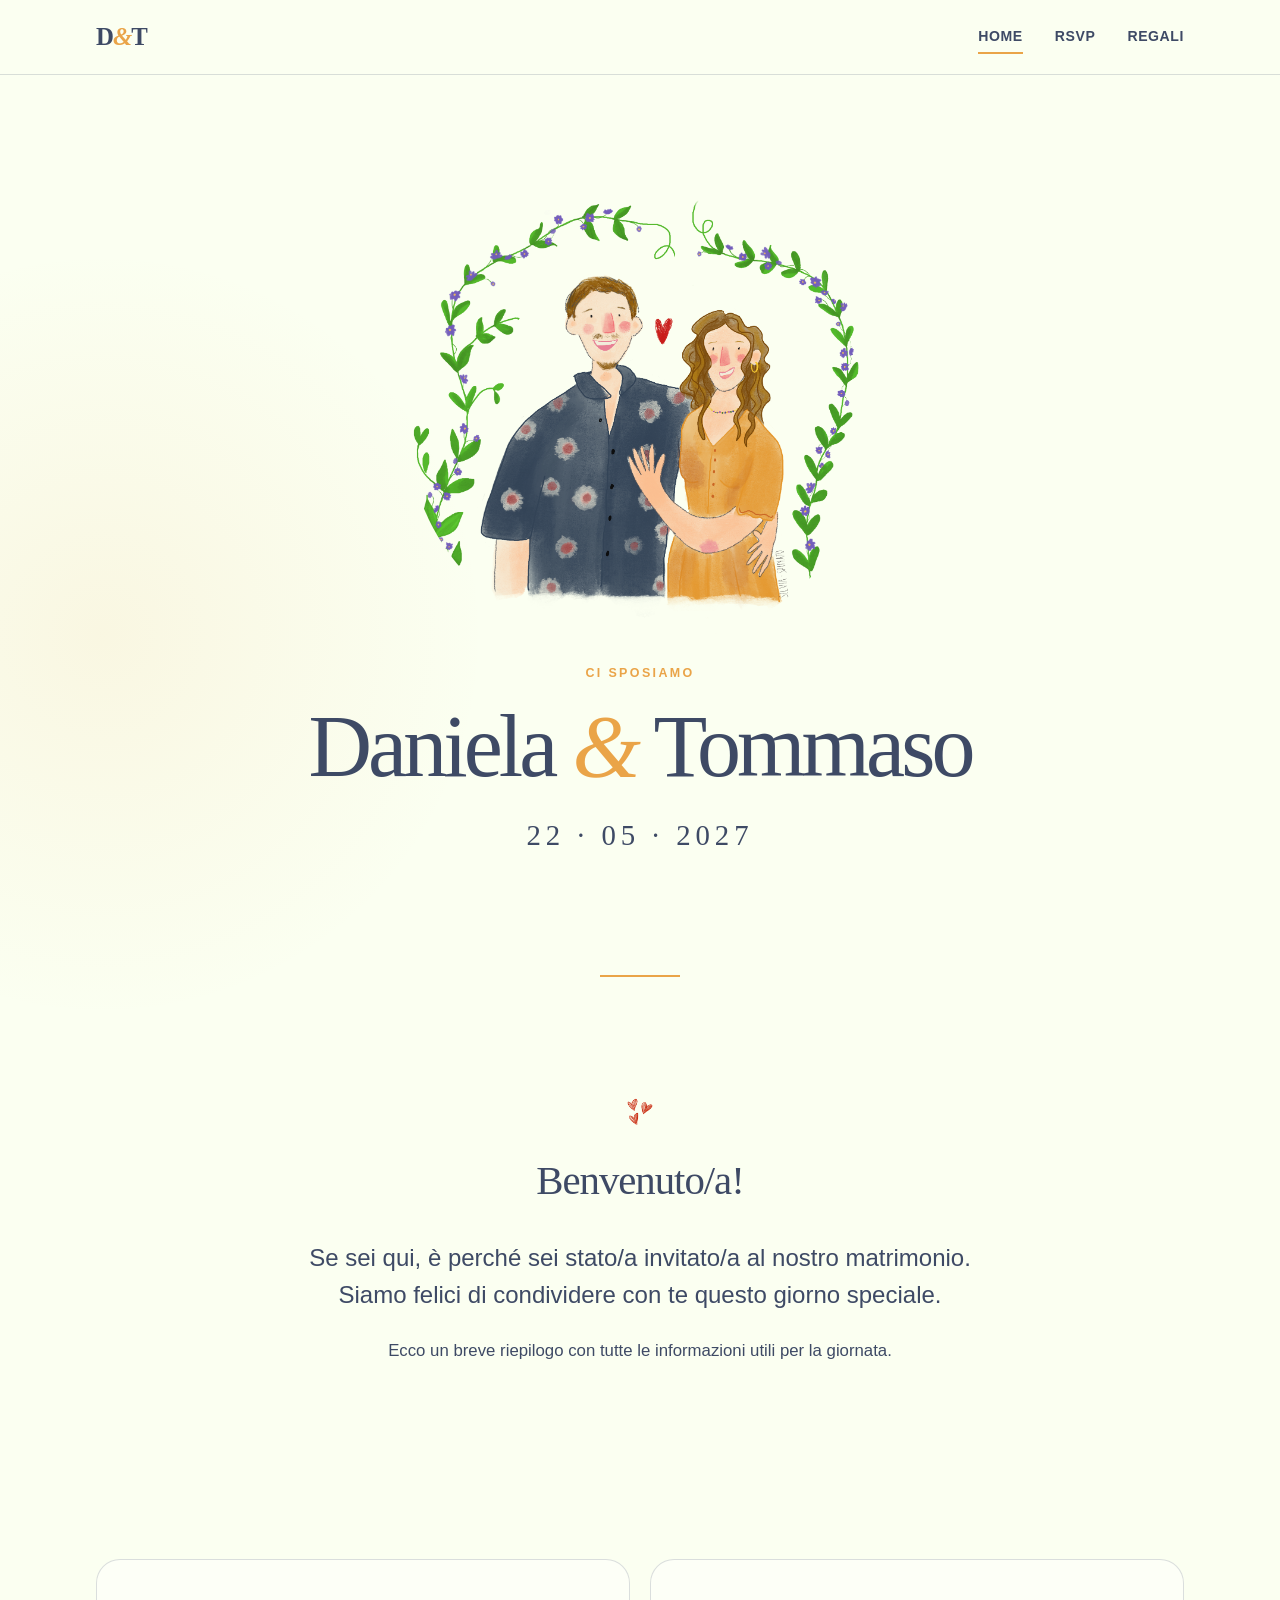
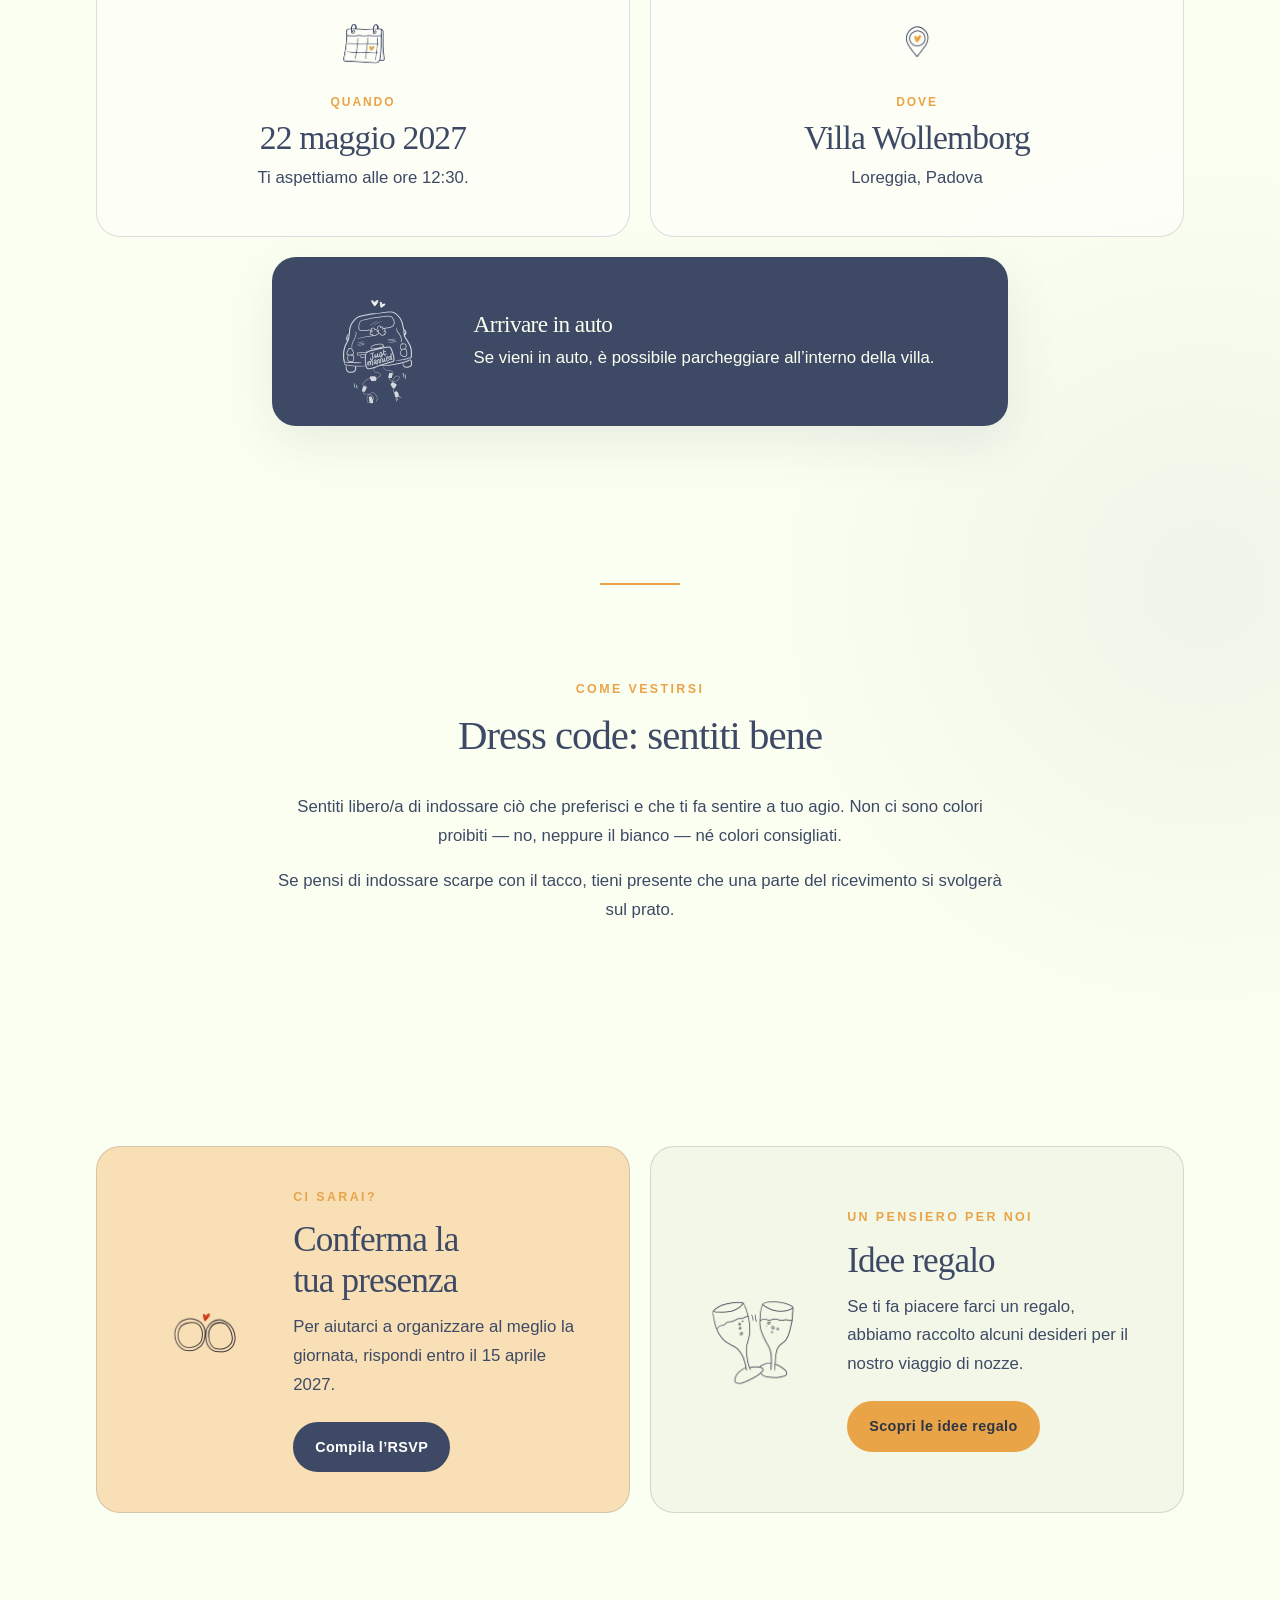
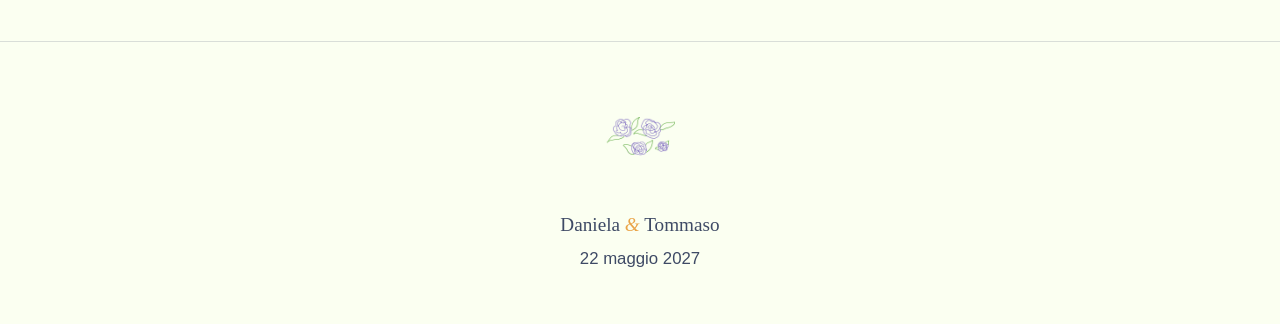
<file: index.html>
<!doctype html>
<html lang="it">
  <head>
    <meta charset="utf-8">
    <meta name="viewport" content="width=device-width, initial-scale=1">
    <meta name="theme-color" content="#fbfff1">
    <meta
      name="description"
      content="Tutte le informazioni sul matrimonio di Daniela e Tommaso, il 22 maggio 2027."
    >
    <title>Daniela &amp; Tommaso — 22 maggio 2027</title>
    <link rel="icon" href="assets/images/hearts.png" type="image/png">
    <link rel="stylesheet" href="assets/css/styles.css">
    <script src="assets/js/main.js" defer></script>
  </head>
  <body>
    <a class="skip-link" href="#contenuto">Vai al contenuto</a>

    <header class="site-header">
      <nav class="site-nav" aria-label="Navigazione principale">
        <a class="monogram" href="index.html" aria-label="Daniela e Tommaso, homepage">D<span>&amp;</span>T</a>
        <div class="nav-links">
          <a href="index.html" aria-current="page">Home</a>
          <a href="rsvp.html">RSVP</a>
          <a href="regali.html">Regali</a>
        </div>
      </nav>
    </header>

    <main id="contenuto">
      <section class="hero page-shell" aria-labelledby="titolo-pagina">
        <div class="hero-art-frame">
          <img
            class="hero-art"
            src="assets/images/hero.png"
            alt="Illustrazione di Daniela e Tommaso circondati da rami verdi e piccoli fiori viola"
            width="1559"
            height="1559"
          >
        </div>
        <p class="eyebrow">Ci sposiamo</p>
        <h1 id="titolo-pagina">Daniela <span>&amp;</span> Tommaso</h1>
        <p class="hero-date">22 · 05 · 2027</p>
      </section>

      <section class="intro-section page-shell narrow-section" aria-labelledby="benvenuto">
        <img class="section-doodle section-doodle--small" src="assets/images/hearts.png" alt="" loading="lazy">
        <h2 id="benvenuto">Benvenuto/a!</h2>
        <p class="lead">
          Se sei qui, è perché sei stato/a invitato/a al nostro matrimonio. Siamo felici di condividere
          con te questo giorno speciale.
        </p>
        <p>Ecco un breve riepilogo con tutte le informazioni utili per la giornata.</p>
      </section>

      <section class="event-section page-shell" aria-label="Informazioni sul matrimonio">
        <div class="event-grid">
          <article class="info-card">
            <img class="info-icon" src="assets/images/calendar-icon.png" alt="" width="1254" height="1254">
            <p class="info-label">Quando</p>
            <h2>22 maggio 2027</h2>
            <p>Ti aspettiamo alle ore 12:30.</p>
          </article>

          <article class="info-card">
            <img class="info-icon" src="assets/images/location-icon.png" alt="" width="1254" height="1254">
            <p class="info-label">Dove</p>
            <h2>Villa Wollemborg</h2>
            <p>Loreggia, Padova</p>
          </article>
        </div>

        <div class="note-card">
          <img src="assets/images/car.png" alt="" loading="lazy">
          <div>
            <h2>Arrivare in auto</h2>
            <p>Se vieni in auto, è possibile parcheggiare all’interno della villa.</p>
          </div>
        </div>
      </section>

      <section class="dress-code page-shell narrow-section" aria-labelledby="dress-code-title">
        <p class="eyebrow">Come vestirsi</p>
        <h2 id="dress-code-title">Dress code: sentiti bene</h2>
        <p>
          Sentiti libero/a di indossare ciò che preferisci e che ti fa sentire a tuo agio. Non ci
          sono colori proibiti — no, neppure il bianco — né colori consigliati.
        </p>
        <p>
          Se pensi di indossare scarpe con il tacco, tieni presente che una parte del ricevimento si
          svolgerà sul prato.
        </p>
      </section>

      <section class="actions-section page-shell" aria-label="Conferma e idee regalo">
        <article class="action-card action-card--accent">
          <img src="assets/images/rings.png" alt="" loading="lazy">
          <div>
            <p class="eyebrow">Ci sarai?</p>
            <h2>Conferma la tua presenza</h2>
            <p>Per aiutarci a organizzare al meglio la giornata, rispondi entro il 15 aprile 2027.</p>
            <a class="button" href="rsvp.html">Compila l’RSVP</a>
          </div>
        </article>

        <article class="action-card">
          <img src="assets/images/toast.png" alt="" loading="lazy">
          <div>
            <p class="eyebrow">Un pensiero per noi</p>
            <h2>Idee regalo</h2>
            <p>Se ti fa piacere farci un regalo, abbiamo raccolto alcuni desideri per il nostro viaggio di nozze.</p>
            <a class="button button--secondary" href="regali.html">Scopri le idee regalo</a>
          </div>
        </article>
      </section>
    </main>

    <footer class="site-footer">
      <img src="assets/images/flowers.png" alt="" loading="lazy">
      <p>Daniela <span>&amp;</span> Tommaso</p>
      <p>22 maggio 2027</p>
    </footer>
  </body>
</html>
</file>
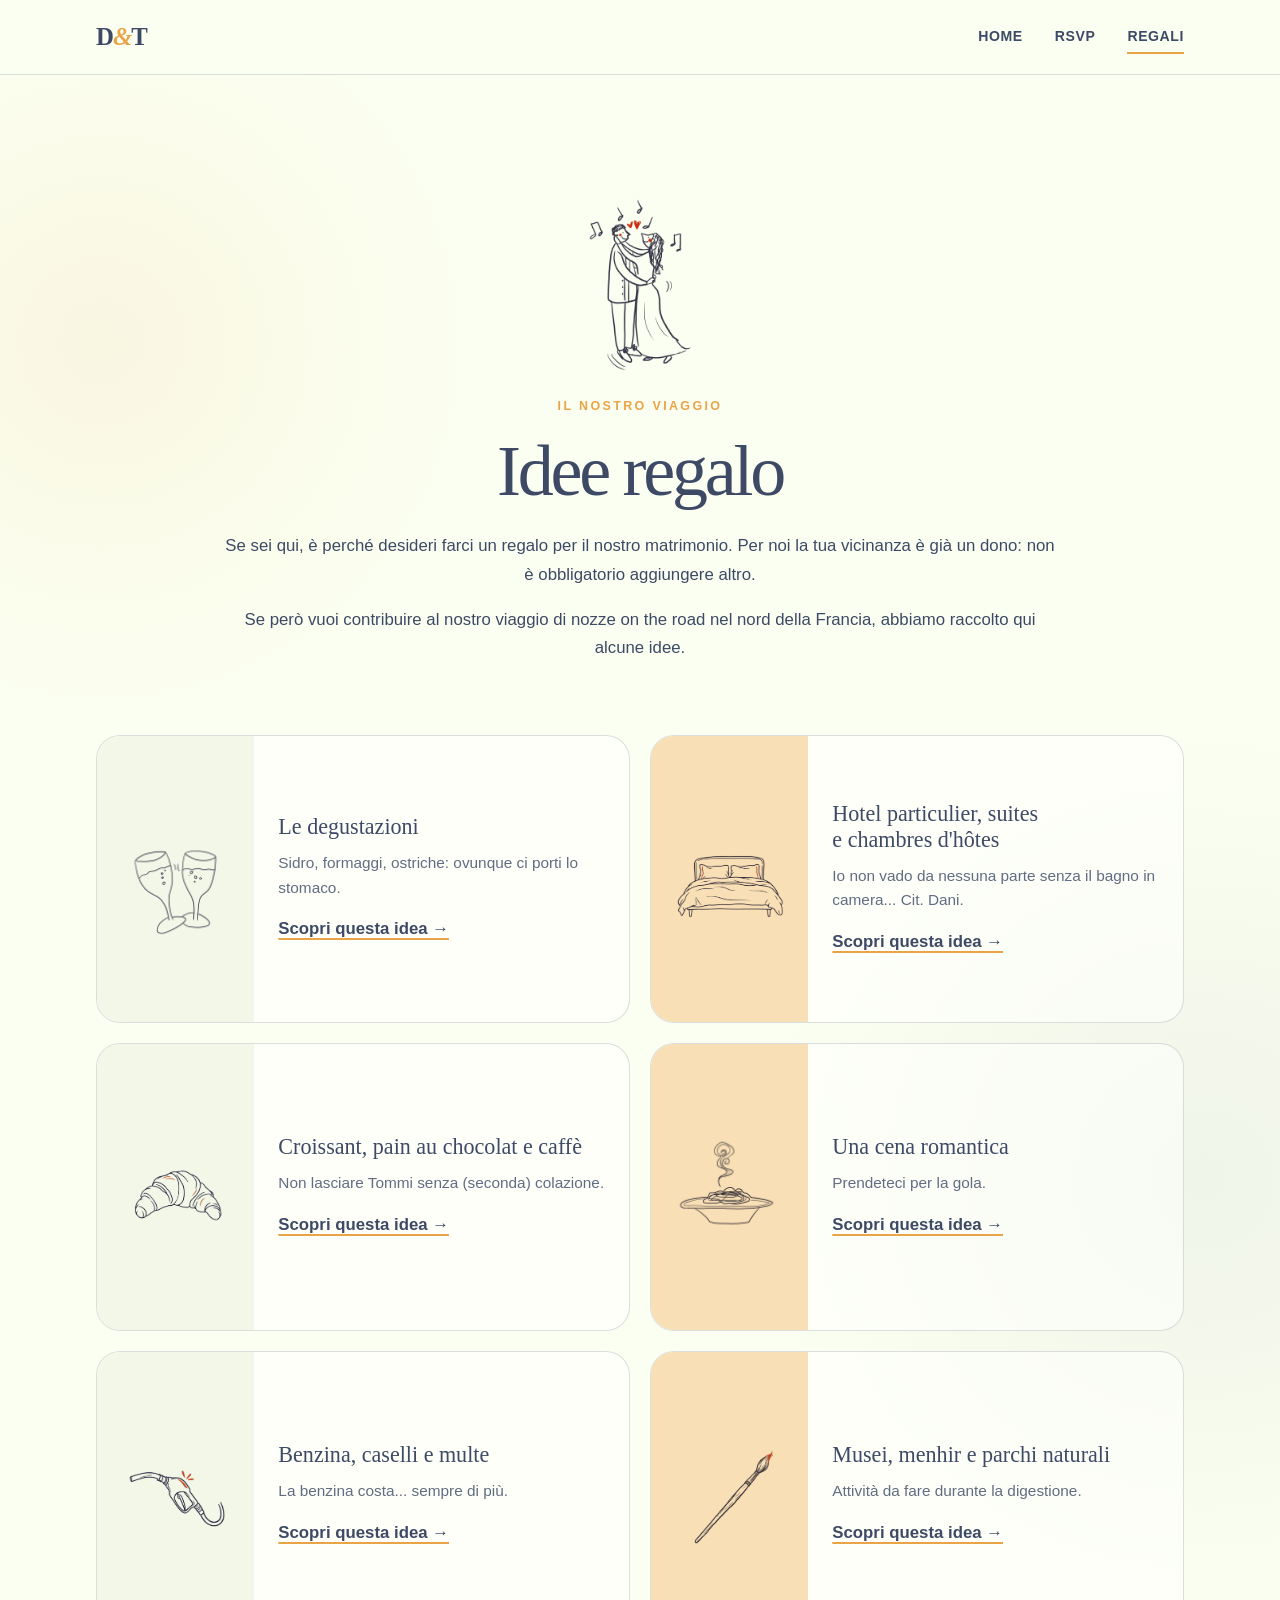
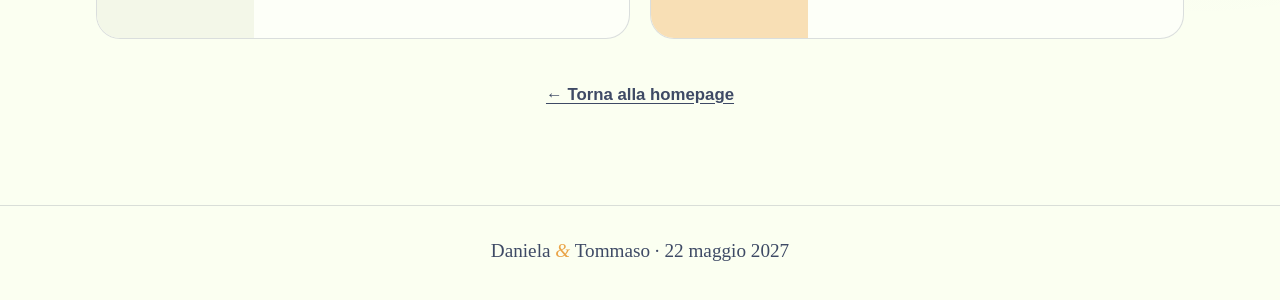
<file: regali.html>
<!doctype html>
<html lang="it">
  <head>
    <meta charset="utf-8">
    <meta name="viewport" content="width=device-width, initial-scale=1">
    <meta name="theme-color" content="#fbfff1">
    <meta name="description" content="Idee regalo per il matrimonio di Daniela e Tommaso.">
    <title>Idee regalo — Daniela &amp; Tommaso</title>
    <link rel="icon" href="assets/images/hearts.png" type="image/png">
    <link rel="stylesheet" href="assets/css/styles.css">
    <script src="assets/js/main.js" defer></script>
    <script src="assets/js/gifts.js" defer></script>
    <script src="assets/js/gift-list.js" defer></script>
  </head>
  <body>
    <a class="skip-link" href="#contenuto">Vai al contenuto</a>

    <header class="site-header">
      <nav class="site-nav" aria-label="Navigazione principale">
        <a class="monogram" href="index.html" aria-label="Daniela e Tommaso, homepage">D<span>&amp;</span>T</a>
        <div class="nav-links">
          <a href="index.html">Home</a>
          <a href="rsvp.html">RSVP</a>
          <a href="regali.html" aria-current="page">Regali</a>
        </div>
      </nav>
    </header>

    <main id="contenuto" class="inner-page page-shell">
      <header class="page-intro page-intro--wide">
        <img src="assets/images/dance.png" alt="" class="page-intro-art page-intro-art--large">
        <p class="eyebrow">Il nostro viaggio</p>
        <h1>Idee regalo</h1>
        <p>
          Se sei qui, è perché desideri farci un regalo per il nostro matrimonio. Per noi la tua
          vicinanza è già un dono: non è obbligatorio aggiungere altro.
        </p>
        <p>
          Se però vuoi contribuire al nostro viaggio di nozze on the road nel nord della Francia,
          abbiamo raccolto qui alcune idee.
        </p>
      </header>

      <section aria-labelledby="gift-list-title">
        <h2 id="gift-list-title" class="visually-hidden">Elenco delle idee regalo</h2>
        <div id="gift-grid" class="gift-grid"></div>
        <noscript>
          <p class="noscript-note">Attiva JavaScript nel browser per visualizzare le idee regalo.</p>
        </noscript>
      </section>

      <p class="back-link"><a href="index.html">← Torna alla homepage</a></p>
    </main>

    <footer class="site-footer site-footer--compact">
      <p>Daniela <span>&amp;</span> Tommaso · 22 maggio 2027</p>
    </footer>
  </body>
</html>
</file>
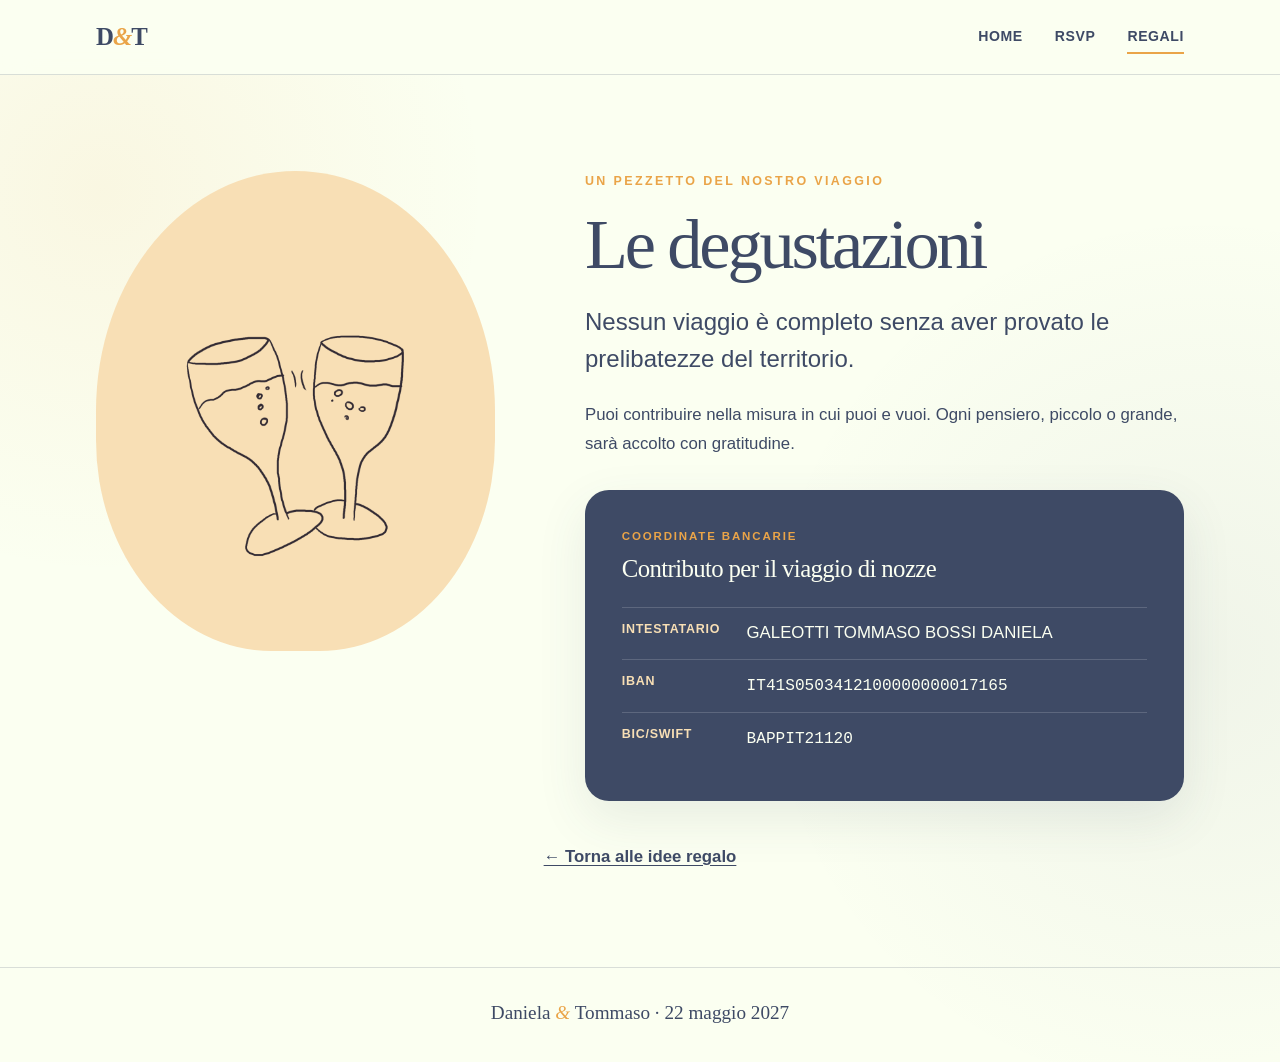
<file: regalo.html>
<!doctype html>
<html lang="it">
  <head>
    <meta charset="utf-8">
    <meta name="viewport" content="width=device-width, initial-scale=1">
    <meta name="theme-color" content="#fbfff1">
    <meta name="description" content="Contribuisci al viaggio di nozze di Daniela e Tommaso.">
    <title>Un regalo per Daniela &amp; Tommaso</title>
    <link rel="icon" href="assets/images/hearts.png" type="image/png">
    <link rel="stylesheet" href="assets/css/styles.css">
    <script src="assets/js/main.js" defer></script>
    <script src="assets/js/gifts.js" defer></script>
    <script src="assets/js/gift-detail.js" defer></script>
  </head>
  <body>
    <a class="skip-link" href="#contenuto">Vai al contenuto</a>

    <header class="site-header">
      <nav class="site-nav" aria-label="Navigazione principale">
        <a class="monogram" href="index.html" aria-label="Daniela e Tommaso, homepage">D<span>&amp;</span>T</a>
        <div class="nav-links">
          <a href="index.html">Home</a>
          <a href="rsvp.html">RSVP</a>
          <a href="regali.html" aria-current="page">Regali</a>
        </div>
      </nav>
    </header>

    <main id="contenuto" class="inner-page page-shell">
      <article id="gift-detail" class="gift-detail" aria-live="polite">
        <div class="gift-detail-visual">
          <img id="gift-image" src="assets/images/hearts.png" alt="">
        </div>
        <div class="gift-detail-copy">
          <p class="eyebrow">Un pezzetto del nostro viaggio</p>
          <h1 id="gift-title">Idea regalo</h1>
          <p id="gift-description" class="lead"></p>
          <p>
            Puoi contribuire nella misura in cui puoi e vuoi. Ogni pensiero, piccolo o grande, sarà
            accolto con gratitudine.
          </p>

          <section class="bank-card" aria-labelledby="bank-title">
            <p class="bank-kicker">Coordinate bancarie</p>
            <h2 id="bank-title">Contributo per il viaggio di nozze</h2>
            <dl>
              <div>
                <dt>Intestatario</dt>
                <dd>GALEOTTI TOMMASO BOSSI DANIELA</dd>
              </div>
              <div>
                <dt>IBAN</dt>
                <dd><code>IT41S0503412100000000017165</code></dd>
              </div>
              <div>
                <dt>BIC/SWIFT</dt>
                <dd><code>BAPPIT21120</code></dd>
              </div>
            </dl>
          </section>
        </div>
      </article>

      <p class="back-link"><a href="regali.html">← Torna alle idee regalo</a></p>
    </main>

    <footer class="site-footer site-footer--compact">
      <p>Daniela <span>&amp;</span> Tommaso · 22 maggio 2027</p>
    </footer>
  </body>
</html>
</file>
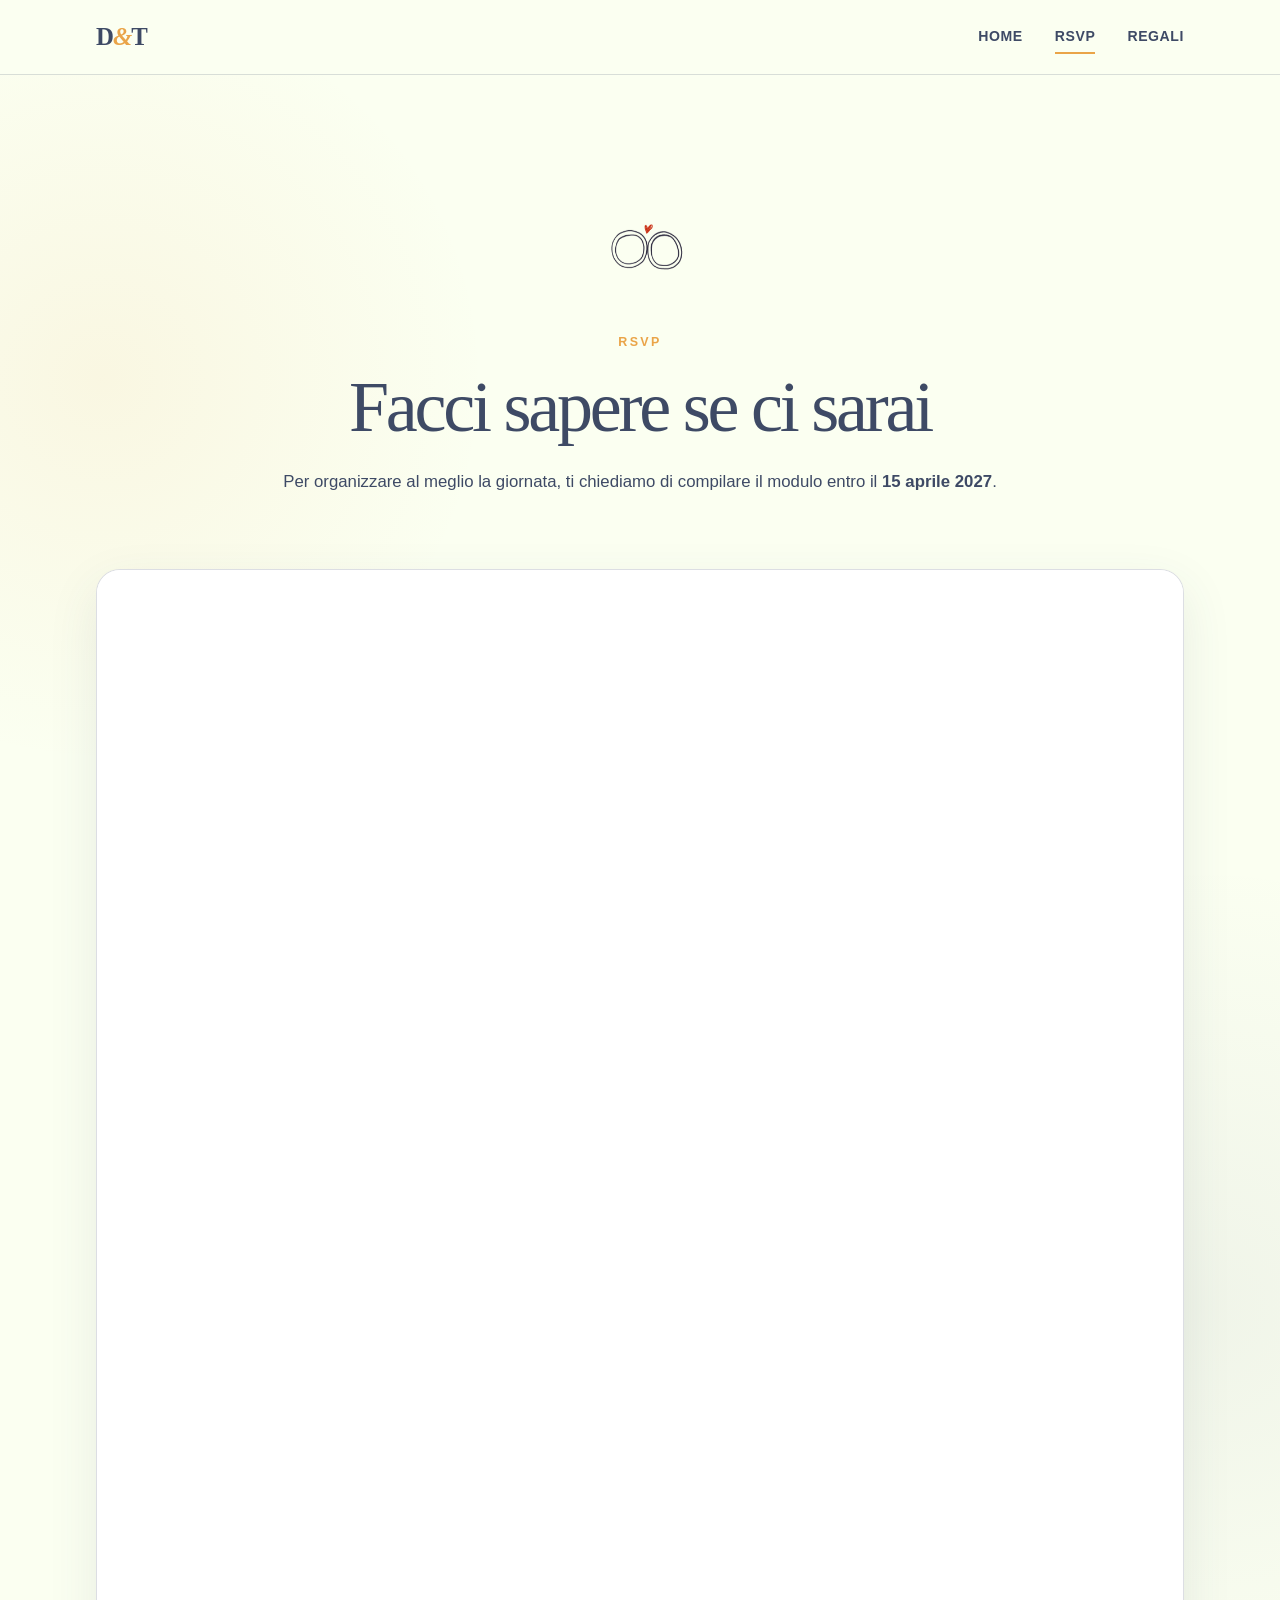
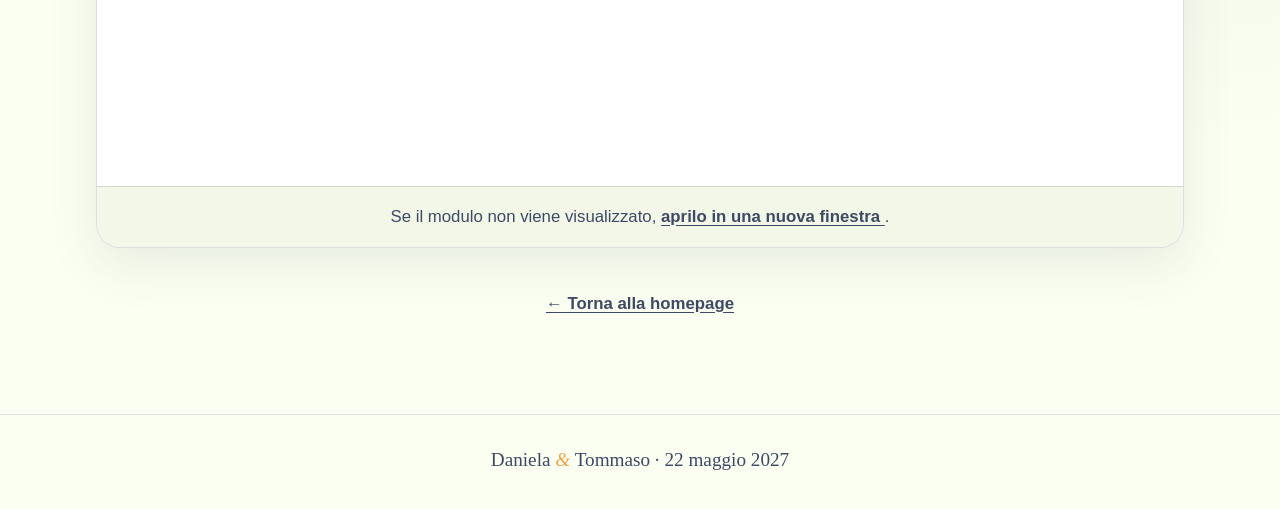
<file: rsvp.html>
<!doctype html>
<html lang="it">
  <head>
    <meta charset="utf-8">
    <meta name="viewport" content="width=device-width, initial-scale=1">
    <meta name="theme-color" content="#fbfff1">
    <meta name="description" content="Conferma la tua presenza al matrimonio di Daniela e Tommaso.">
    <title>RSVP — Daniela &amp; Tommaso</title>
    <link rel="icon" href="assets/images/hearts.png" type="image/png">
    <link rel="stylesheet" href="assets/css/styles.css">
    <script src="assets/js/main.js" defer></script>
  </head>
  <body>
    <a class="skip-link" href="#contenuto">Vai al contenuto</a>

    <header class="site-header">
      <nav class="site-nav" aria-label="Navigazione principale">
        <a class="monogram" href="index.html" aria-label="Daniela e Tommaso, homepage">D<span>&amp;</span>T</a>
        <div class="nav-links">
          <a href="index.html">Home</a>
          <a href="rsvp.html" aria-current="page">RSVP</a>
          <a href="regali.html">Regali</a>
        </div>
      </nav>
    </header>

    <main id="contenuto" class="inner-page page-shell">
      <header class="page-intro">
        <img src="assets/images/rings.png" alt="" class="page-intro-art">
        <p class="eyebrow">RSVP</p>
        <h1>Facci sapere se ci sarai</h1>
        <p>
          Per organizzare al meglio la giornata, ti chiediamo di compilare il modulo entro il
          <strong>15 aprile 2027</strong>.
        </p>
      </header>

      <section class="form-card" aria-label="Modulo di conferma presenza">
        <iframe
          src="https://docs.google.com/forms/d/e/1FAIpQLSegarjkmC9eSo9ZqLTrambC3TqLqbaoz9zfwM0gt04QvI_2Og/viewform?embedded=true"
          title="Modulo RSVP per il matrimonio di Daniela e Tommaso"
          loading="eager"
        >Caricamento…</iframe>
        <p class="form-fallback">
          Se il modulo non viene visualizzato,
          <a href="https://forms.gle/65PZakNof8CvPrq56" target="_blank" rel="noopener noreferrer">
            aprilo in una nuova finestra
          </a>.
        </p>
      </section>

      <p class="back-link"><a href="index.html">← Torna alla homepage</a></p>
    </main>

    <footer class="site-footer site-footer--compact">
      <p>Daniela <span>&amp;</span> Tommaso · 22 maggio 2027</p>
    </footer>
  </body>
</html>
</file>
<file: assets/css/styles.css>
:root {
  --paper: #fbfff1;
  --paper-deep: #f3f7e8;
  --ink: #3e4a65;
  --ink-soft: #626c82;
  --accent: #eaa448;
  --accent-light: #f8dfb5;
  --white: #ffffff;
  --line: rgba(62, 74, 101, 0.18);
  --shadow: 0 18px 50px rgba(62, 74, 101, 0.1);
  --radius: 1.5rem;
  --page: min(100% - 2rem, 68rem);
  --narrow: min(100% - 2rem, 46rem);
}

* {
  box-sizing: border-box;
}

html {
  scroll-behavior: smooth;
}

body {
  margin: 0;
  color: var(--ink);
  background:
    radial-gradient(circle at 8% 18%, rgba(234, 164, 72, 0.09), transparent 24rem),
    radial-gradient(circle at 94% 62%, rgba(62, 74, 101, 0.06), transparent 28rem),
    var(--paper);
  font-family: "Segoe UI", Candara, Calibri, Arial, sans-serif;
  font-size: 1.05rem;
  line-height: 1.7;
  text-rendering: optimizeLegibility;
}

img {
  display: block;
  max-width: 100%;
}

a {
  color: inherit;
}

h1,
h2,
h3,
p {
  margin-top: 0;
}

h1,
h2,
h3,
.monogram,
.hero-date {
  font-family: Georgia, "Times New Roman", serif;
}

h1,
h2,
h3 {
  line-height: 1.17;
  text-wrap: balance;
}

h1 {
  font-size: clamp(2.55rem, 8vw, 5.5rem);
  font-weight: 400;
  letter-spacing: -0.045em;
}

h2 {
  font-size: clamp(1.7rem, 4vw, 2.55rem);
  font-weight: 500;
  letter-spacing: -0.025em;
}

h3 {
  font-size: 1.38rem;
  font-weight: 500;
}

strong {
  font-weight: 650;
}

.skip-link {
  position: fixed;
  top: 0.5rem;
  left: 0.5rem;
  z-index: 20;
  padding: 0.65rem 1rem;
  transform: translateY(-160%);
  border-radius: 999px;
  background: var(--ink);
  color: var(--white);
  text-decoration: none;
}

.skip-link:focus {
  transform: translateY(0);
}

.page-shell {
  width: var(--page);
  margin-inline: auto;
}

.narrow-section {
  width: var(--narrow);
}

.site-header {
  position: sticky;
  top: 0;
  z-index: 10;
  border-bottom: 1px solid var(--line);
  background: rgba(251, 255, 241, 0.92);
  backdrop-filter: blur(14px);
}

.site-nav {
  display: flex;
  align-items: center;
  justify-content: space-between;
  width: var(--page);
  min-height: 4.6rem;
  margin-inline: auto;
  gap: 1rem;
}

.monogram {
  flex: 0 0 auto;
  font-size: 1.55rem;
  font-weight: 600;
  letter-spacing: -0.04em;
  text-decoration: none;
}

.monogram span,
.site-footer span,
.hero h1 span {
  color: var(--accent);
  font-style: italic;
}

.nav-links {
  display: flex;
  align-items: center;
  justify-content: flex-end;
  gap: clamp(0.85rem, 3vw, 2rem);
  font-size: 0.88rem;
  font-weight: 650;
  letter-spacing: 0.04em;
  text-transform: uppercase;
}

.nav-links a {
  position: relative;
  padding: 0.45rem 0;
  text-decoration: none;
}

.nav-links a::after {
  position: absolute;
  right: 0;
  bottom: 0.15rem;
  left: 0;
  height: 2px;
  content: "";
  transform: scaleX(0);
  transform-origin: right;
  background: var(--accent);
  transition: transform 180ms ease;
}

.nav-links a:hover::after,
.nav-links a:focus-visible::after,
.nav-links a[aria-current="page"]::after {
  transform: scaleX(1);
  transform-origin: left;
}

.hero {
  display: grid;
  justify-items: center;
  padding-block: clamp(3rem, 8vw, 6.5rem) clamp(4rem, 9vw, 7.5rem);
  text-align: center;
}

.hero-art-frame {
  width: min(78vw, 29rem);
  aspect-ratio: 1;
  margin-bottom: 1.4rem;
  overflow: hidden;
  border-radius: 50% 50% 46% 46%;
}

.hero-art {
  width: 100%;
  height: 100%;
  object-fit: cover;
  mix-blend-mode: multiply;
}

.eyebrow {
  margin-bottom: 0.7rem;
  color: var(--accent);
  font-size: 0.78rem;
  font-weight: 750;
  letter-spacing: 0.19em;
  text-transform: uppercase;
}

.hero h1 {
  margin-bottom: 0.75rem;
}

.hero-date {
  margin: 0;
  font-size: clamp(1.25rem, 3.5vw, 1.8rem);
  letter-spacing: 0.17em;
}

.intro-section,
.dress-code {
  position: relative;
  padding-block: clamp(3.5rem, 8vw, 6rem);
  text-align: center;
}

.intro-section::before,
.dress-code::before {
  position: absolute;
  top: 0;
  left: 50%;
  width: 5rem;
  height: 2px;
  content: "";
  transform: translateX(-50%);
  background: var(--accent);
}

.section-doodle {
  margin-inline: auto;
  mix-blend-mode: multiply;
}

.section-doodle--small {
  width: 4.5rem;
  margin-bottom: 0.9rem;
}

.lead {
  font-size: clamp(1.2rem, 2.8vw, 1.5rem);
  line-height: 1.55;
}

.event-section {
  padding-block: clamp(2rem, 7vw, 5rem);
}

.event-grid,
.actions-section,
.gift-grid {
  display: grid;
  grid-template-columns: repeat(2, minmax(0, 1fr));
  gap: 1.25rem;
}

.info-card {
  padding: clamp(1.6rem, 4vw, 2.7rem);
  border: 1px solid var(--line);
  border-radius: var(--radius);
  background: rgba(255, 255, 255, 0.45);
  text-align: center;
}

.info-icon {
  width: 4.75rem;
  height: 4.75rem;
  aspect-ratio: 1;
  margin: 0 auto 0.8rem;
  object-fit: contain;
  mix-blend-mode: multiply;
}

.info-label {
  margin-bottom: 0.35rem;
  color: var(--accent);
  font-size: 0.75rem;
  font-weight: 750;
  letter-spacing: 0.16em;
  text-transform: uppercase;
}

.info-card h2 {
  margin-bottom: 0.45rem;
  font-size: clamp(1.5rem, 3vw, 2.1rem);
}

.info-card p:last-child {
  margin-bottom: 0;
}

.note-card {
  display: grid;
  grid-template-columns: 8rem 1fr;
  align-items: center;
  gap: clamp(1rem, 4vw, 2.2rem);
  width: min(100%, 46rem);
  margin: 1.25rem auto 0;
  padding: 1.3rem clamp(1.3rem, 4vw, 2.4rem);
  border-radius: var(--radius);
  background: var(--ink);
  color: var(--paper);
  box-shadow: var(--shadow);
}

.note-card img {
  width: 8rem;
  mix-blend-mode: screen;
  filter: grayscale(1) brightness(4);
}

.note-card h2 {
  margin-bottom: 0.35rem;
  font-size: 1.45rem;
}

.note-card p {
  margin-bottom: 0;
}

.dress-code {
  margin-block: clamp(2rem, 6vw, 5rem);
}

.actions-section {
  padding-block: 2rem clamp(5rem, 10vw, 8rem);
}

.action-card {
  display: grid;
  grid-template-columns: minmax(6.5rem, 0.42fr) 1fr;
  align-items: center;
  gap: clamp(1rem, 3vw, 2rem);
  padding: clamp(1.4rem, 4vw, 2.5rem);
  border: 1px solid var(--line);
  border-radius: var(--radius);
  background: var(--paper-deep);
}

.action-card--accent {
  background: var(--accent-light);
}

.action-card img {
  width: 100%;
  mix-blend-mode: multiply;
}

.action-card h2 {
  margin-bottom: 0.75rem;
  font-size: clamp(1.55rem, 3vw, 2.2rem);
}

.button {
  display: inline-flex;
  align-items: center;
  justify-content: center;
  min-height: 3rem;
  margin-top: 0.35rem;
  padding: 0.7rem 1.25rem;
  border: 2px solid var(--ink);
  border-radius: 999px;
  background: var(--ink);
  color: var(--white);
  font-size: 0.9rem;
  font-weight: 700;
  letter-spacing: 0.025em;
  text-decoration: none;
  transition: transform 160ms ease, box-shadow 160ms ease, background 160ms ease;
}

.button:hover,
.button:focus-visible {
  transform: translateY(-2px);
  box-shadow: 0 8px 18px rgba(62, 74, 101, 0.18);
}

.button--secondary {
  border-color: var(--accent);
  background: var(--accent);
  color: #2f3545;
}

.site-footer {
  padding: 2.5rem 1rem 3rem;
  border-top: 1px solid var(--line);
  text-align: center;
}

.site-footer img {
  width: 7rem;
  margin: 0 auto 0.9rem;
  mix-blend-mode: multiply;
}

.site-footer p {
  margin-bottom: 0.2rem;
}

.site-footer p:first-of-type {
  font-family: Georgia, "Times New Roman", serif;
  font-size: 1.2rem;
}

.site-footer--compact {
  padding-block: 1.8rem;
}

.inner-page {
  padding-block: clamp(3rem, 8vw, 6rem);
}

.page-intro {
  width: min(100%, 45rem);
  margin: 0 auto clamp(2.5rem, 7vw, 4.5rem);
  text-align: center;
}

.page-intro--wide {
  width: min(100%, 52rem);
}

.page-intro h1 {
  margin-bottom: 1.2rem;
  font-size: clamp(2.5rem, 7vw, 4.5rem);
}

.page-intro-art {
  width: min(42vw, 9rem);
  margin: 0 auto 1.1rem;
  mix-blend-mode: multiply;
}

.page-intro-art--large {
  width: min(54vw, 13rem);
}

.form-card {
  overflow: hidden;
  border: 1px solid var(--line);
  border-radius: var(--radius);
  background: var(--white);
  box-shadow: var(--shadow);
}

.form-card iframe {
  display: block;
  width: 100%;
  height: 76rem;
  border: 0;
  background: var(--white);
}

.form-fallback {
  margin: 0;
  padding: 1rem 1.4rem;
  border-top: 1px solid var(--line);
  background: var(--paper-deep);
  text-align: center;
}

.form-fallback a,
.back-link a {
  font-weight: 700;
  text-underline-offset: 0.2em;
}

.back-link {
  margin: 2.6rem 0 0;
  text-align: center;
}

.gift-grid {
  grid-template-columns: repeat(2, minmax(0, 1fr));
}

.gift-card {
  display: grid;
  grid-template-columns: minmax(7rem, 0.42fr) 1fr;
  align-items: center;
  min-height: 18rem;
  overflow: hidden;
  border: 1px solid var(--line);
  border-radius: var(--radius);
  background: rgba(255, 255, 255, 0.5);
  transition: transform 180ms ease, box-shadow 180ms ease;
}

.gift-card:hover,
.gift-card:focus-within {
  transform: translateY(-4px);
  box-shadow: var(--shadow);
}

.gift-card-visual {
  align-self: stretch;
  display: grid;
  place-items: center;
  padding: 1rem;
  background: var(--paper-deep);
}

.gift-card:nth-child(2n) .gift-card-visual {
  background: var(--accent-light);
}

.gift-card-visual img {
  width: 100%;
  max-height: 12rem;
  object-fit: contain;
  mix-blend-mode: multiply;
}

.gift-card-copy {
  padding: 1.5rem;
}

.gift-card-copy h3 {
  margin-bottom: 0.7rem;
}

.gift-card-copy p {
  color: var(--ink-soft);
  font-size: 0.96rem;
  line-height: 1.6;
}

.gift-card-copy a {
  font-weight: 750;
  text-decoration-color: var(--accent);
  text-decoration-thickness: 2px;
  text-underline-offset: 0.25em;
}

.future-note {
  display: grid;
  grid-template-columns: 6rem minmax(0, 37rem);
  justify-content: center;
  align-items: center;
  gap: 1.4rem;
  margin-top: clamp(3rem, 8vw, 5rem);
  text-align: left;
}

.future-note img {
  mix-blend-mode: multiply;
}

.future-note p {
  margin: 0;
}

.noscript-note,
.placeholder-note {
  padding: 1rem;
  border-radius: 0.8rem;
  background: var(--accent-light);
}

.gift-detail {
  display: grid;
  grid-template-columns: minmax(17rem, 0.8fr) minmax(22rem, 1.2fr);
  align-items: start;
  gap: clamp(2rem, 7vw, 6rem);
}

.gift-detail-visual {
  position: sticky;
  top: 7rem;
  display: grid;
  place-items: center;
  min-height: 30rem;
  padding: 2rem;
  border-radius: 50% 50% 44% 44%;
  background: var(--accent-light);
}

.gift-detail-visual img {
  width: 100%;
  max-height: 25rem;
  object-fit: contain;
  mix-blend-mode: multiply;
}

.gift-detail-copy h1 {
  margin-bottom: 1.1rem;
  font-size: clamp(2.5rem, 6vw, 4.4rem);
}

.bank-card {
  margin-top: 2rem;
  padding: clamp(1.4rem, 4vw, 2.3rem);
  border-radius: var(--radius);
  background: var(--ink);
  color: var(--paper);
  box-shadow: var(--shadow);
}

.bank-kicker {
  margin-bottom: 0.45rem;
  color: var(--accent);
  font-size: 0.72rem;
  font-weight: 750;
  letter-spacing: 0.16em;
  text-transform: uppercase;
}

.bank-card h2 {
  margin-bottom: 1.5rem;
  font-size: 1.55rem;
}

.bank-card dl {
  margin: 0;
}

.bank-card dl div {
  display: grid;
  grid-template-columns: 7rem 1fr;
  gap: 0.8rem;
  padding-block: 0.7rem;
  border-top: 1px solid rgba(255, 255, 255, 0.16);
}

.bank-card dt {
  color: var(--accent-light);
  font-size: 0.78rem;
  font-weight: 750;
  letter-spacing: 0.06em;
  text-transform: uppercase;
}

.bank-card dd {
  margin: 0;
  overflow-wrap: anywhere;
}

.bank-card code {
  color: inherit;
  font-family: Consolas, "Courier New", monospace;
  font-size: 0.96em;
}

.bank-card .placeholder-note {
  margin: 1.1rem 0 0;
  padding: 0.75rem 0.9rem;
  background: rgba(234, 164, 72, 0.14);
  color: var(--accent-light);
  font-size: 0.88rem;
}

.visually-hidden {
  position: absolute;
  width: 1px;
  height: 1px;
  padding: 0;
  margin: -1px;
  overflow: hidden;
  clip: rect(0, 0, 0, 0);
  white-space: nowrap;
  border: 0;
}

:focus-visible {
  outline: 3px solid var(--accent);
  outline-offset: 4px;
}

@media (max-width: 760px) {
  body {
    font-size: 1rem;
  }

  .site-nav {
    min-height: 4.2rem;
  }

  .nav-links {
    gap: 0.8rem;
    font-size: 0.69rem;
  }

  .event-grid,
  .actions-section,
  .gift-grid,
  .gift-detail {
    grid-template-columns: 1fr;
  }

  .action-card,
  .gift-card {
    grid-template-columns: 7.5rem 1fr;
  }

  .gift-detail-visual {
    position: static;
    min-height: 18rem;
    max-width: 26rem;
    width: 100%;
    margin-inline: auto;
  }

  .gift-detail-visual img {
    max-height: 17rem;
  }
}

@media (max-width: 500px) {
  :root {
    --page: min(100% - 1.25rem, 68rem);
    --narrow: min(100% - 1.25rem, 46rem);
    --radius: 1.1rem;
  }

  .monogram {
    font-size: 1.35rem;
  }

  .nav-links {
    gap: 0.5rem;
    font-size: 0.62rem;
    letter-spacing: 0;
  }

  .hero {
    padding-top: 2.4rem;
  }

  .action-card,
  .gift-card {
    grid-template-columns: 1fr;
  }

  .action-card img {
    width: min(46vw, 10rem);
    aspect-ratio: 1;
    margin-inline: auto;
    object-fit: contain;
  }

  .gift-card-visual {
    min-height: 12rem;
  }

  .gift-card-visual img {
    width: min(58vw, 12rem);
  }

  .note-card {
    grid-template-columns: 5.5rem 1fr;
  }

  .note-card img {
    width: 5.5rem;
  }

  .future-note {
    grid-template-columns: 4.5rem 1fr;
  }

  .bank-card dl div {
    grid-template-columns: 1fr;
    gap: 0.15rem;
  }

  .form-card iframe {
    height: 82rem;
  }
}

@media (prefers-reduced-motion: reduce) {
  html {
    scroll-behavior: auto;
  }

  *,
  *::before,
  *::after {
    scroll-behavior: auto !important;
    transition-duration: 0.01ms !important;
  }
}
</file>
